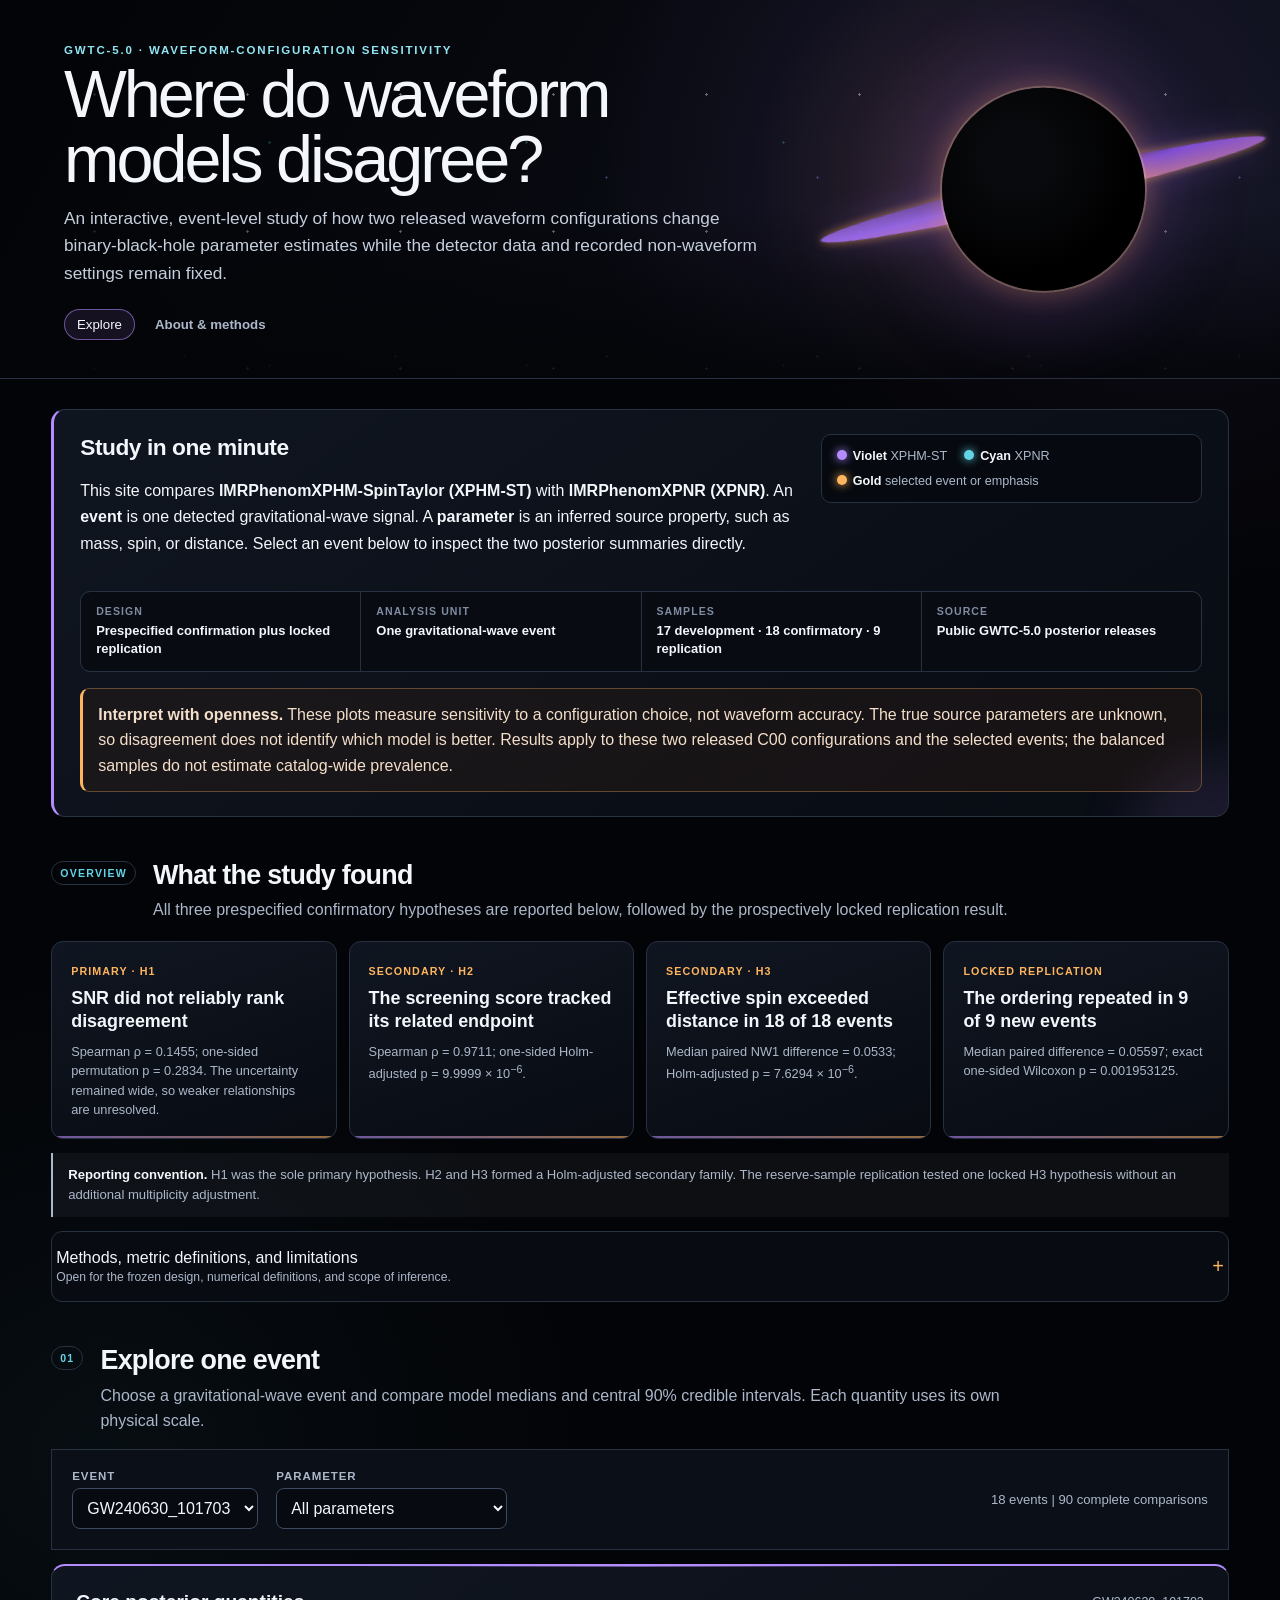
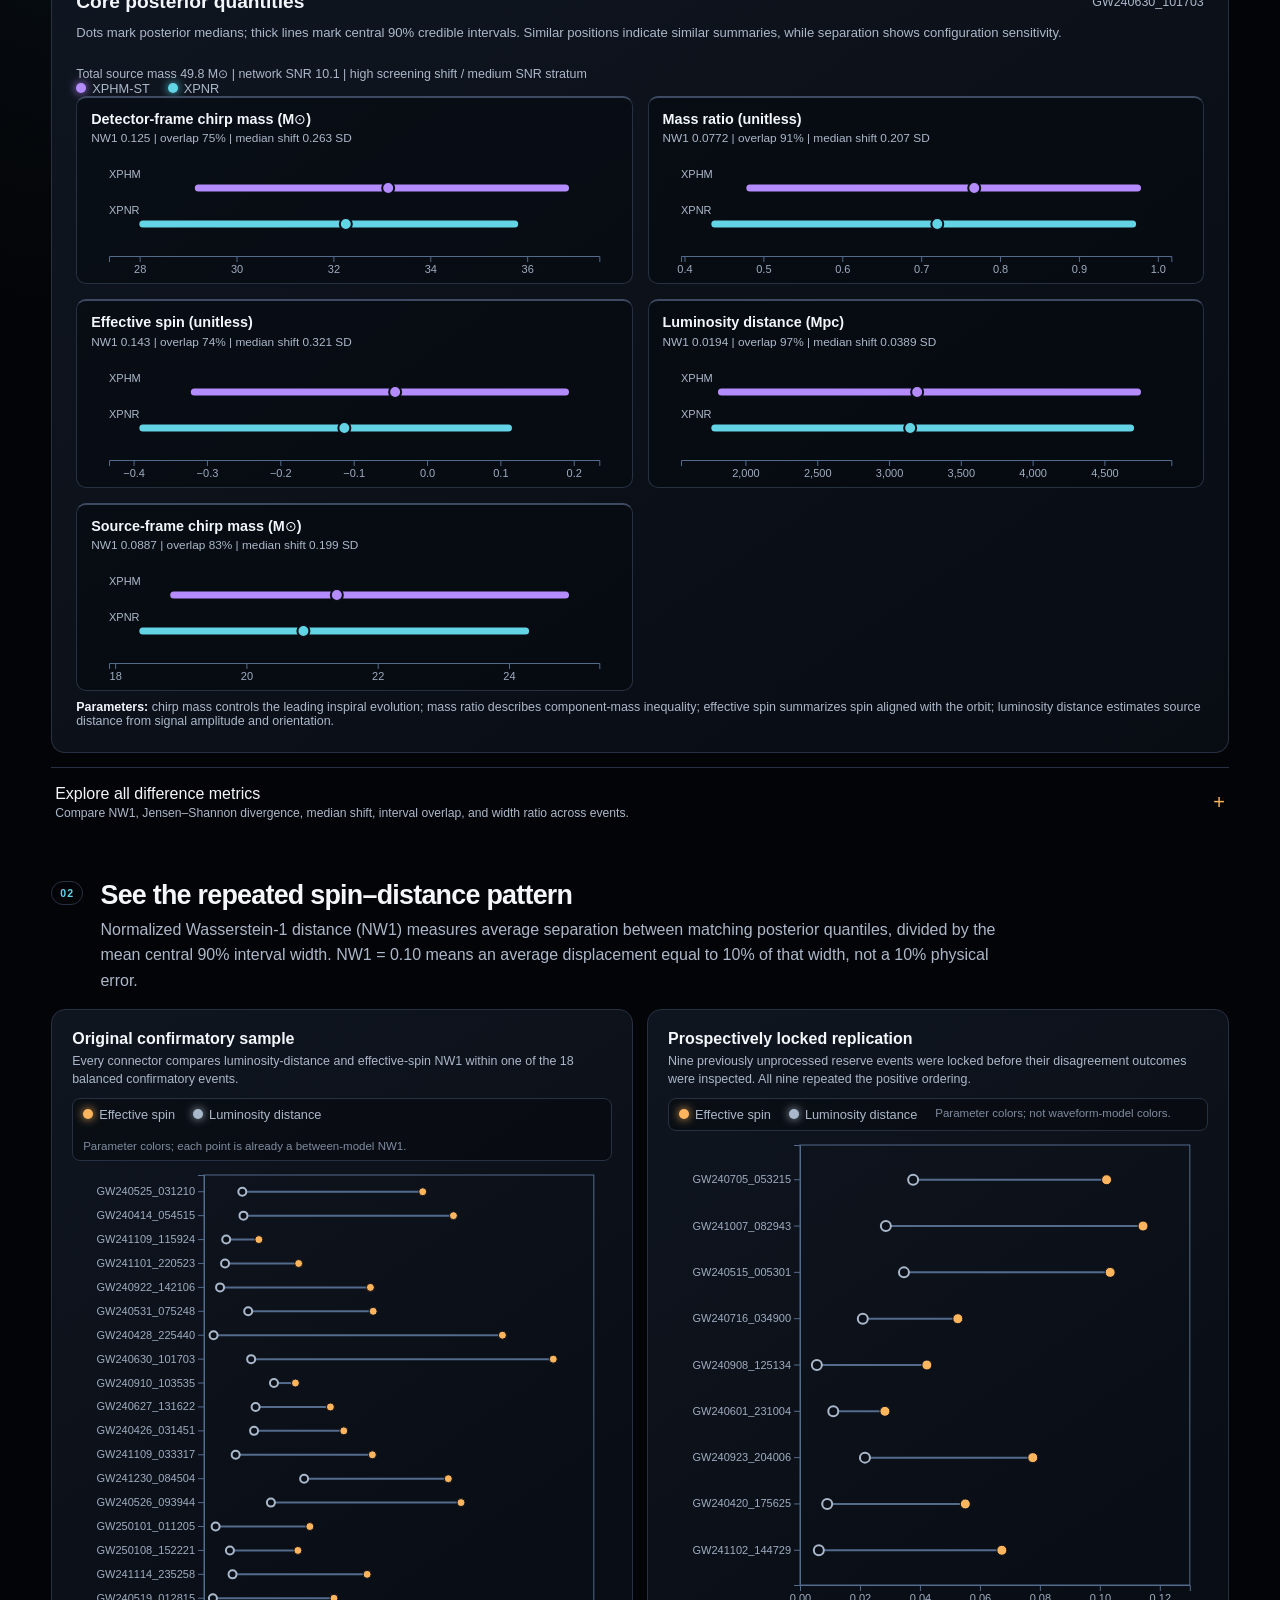
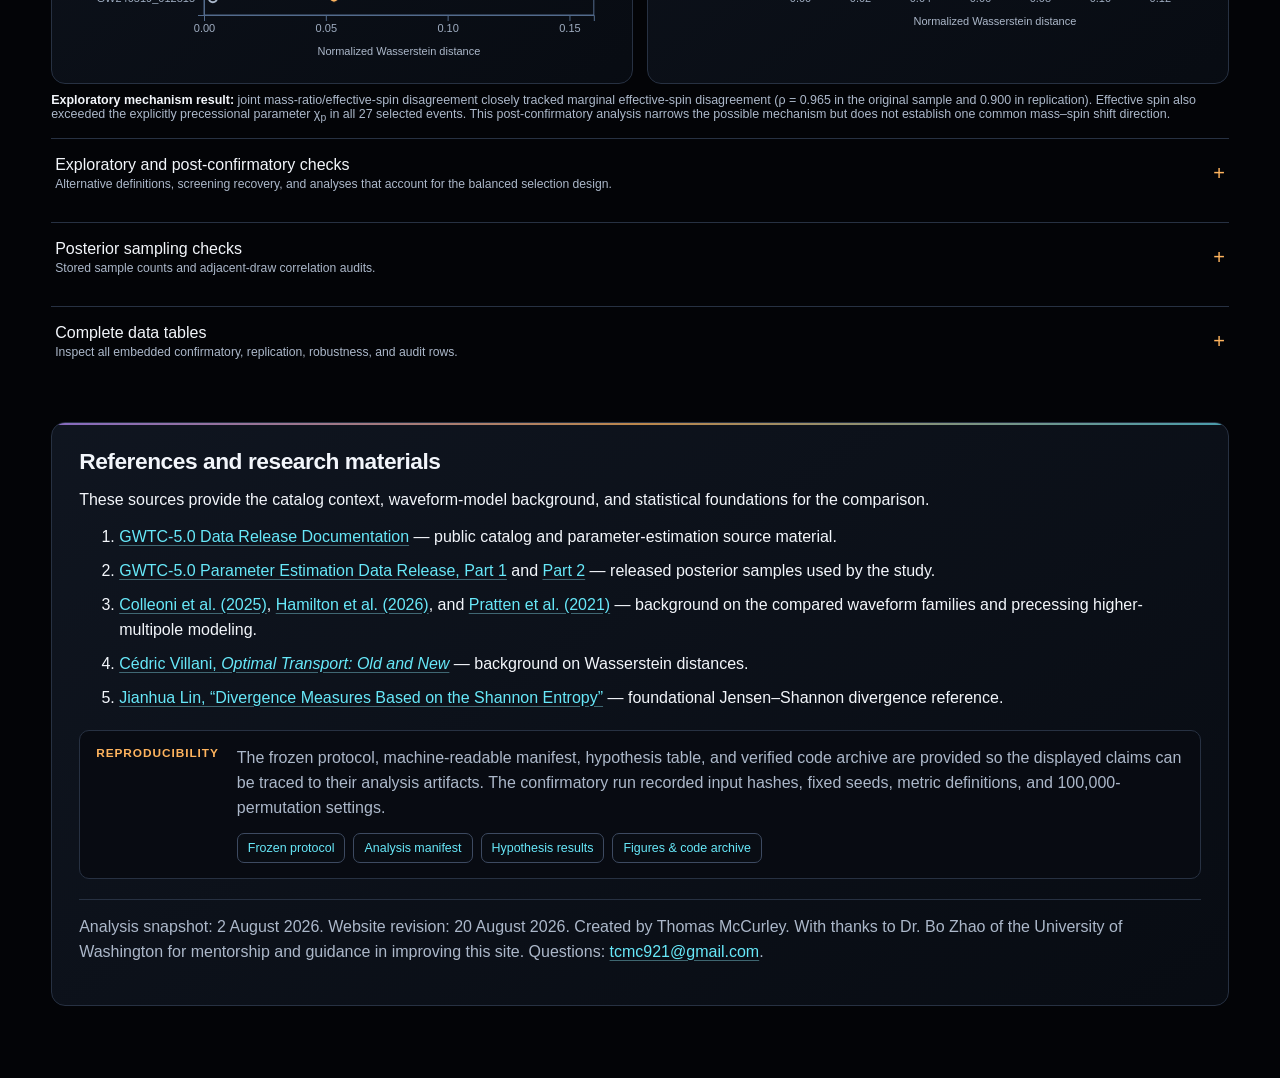
<file: index.html>
<!doctype html>
<html lang="en">
<head>
  <meta charset="utf-8">
  <meta name="viewport" content="width=device-width, initial-scale=1">
  <meta http-equiv="refresh" content="0; url=website/">
  <title>GWTC-5.0 Waveform Sensitivity</title>
  <link rel="canonical" href="website/">
  <link rel="icon" href="website/favicon.svg" type="image/svg+xml">
  <meta name="theme-color" content="#030407">
  <script>
    const target = new URL('website/', window.location.href);
    target.search = window.location.search;
    target.hash = window.location.hash;
    window.location.replace(target.href);
  </script>
</head>
<body>
  <p>The visualization has moved to <a href="website/">the organized website directory</a>.</p>
</body>
</html>
</file>
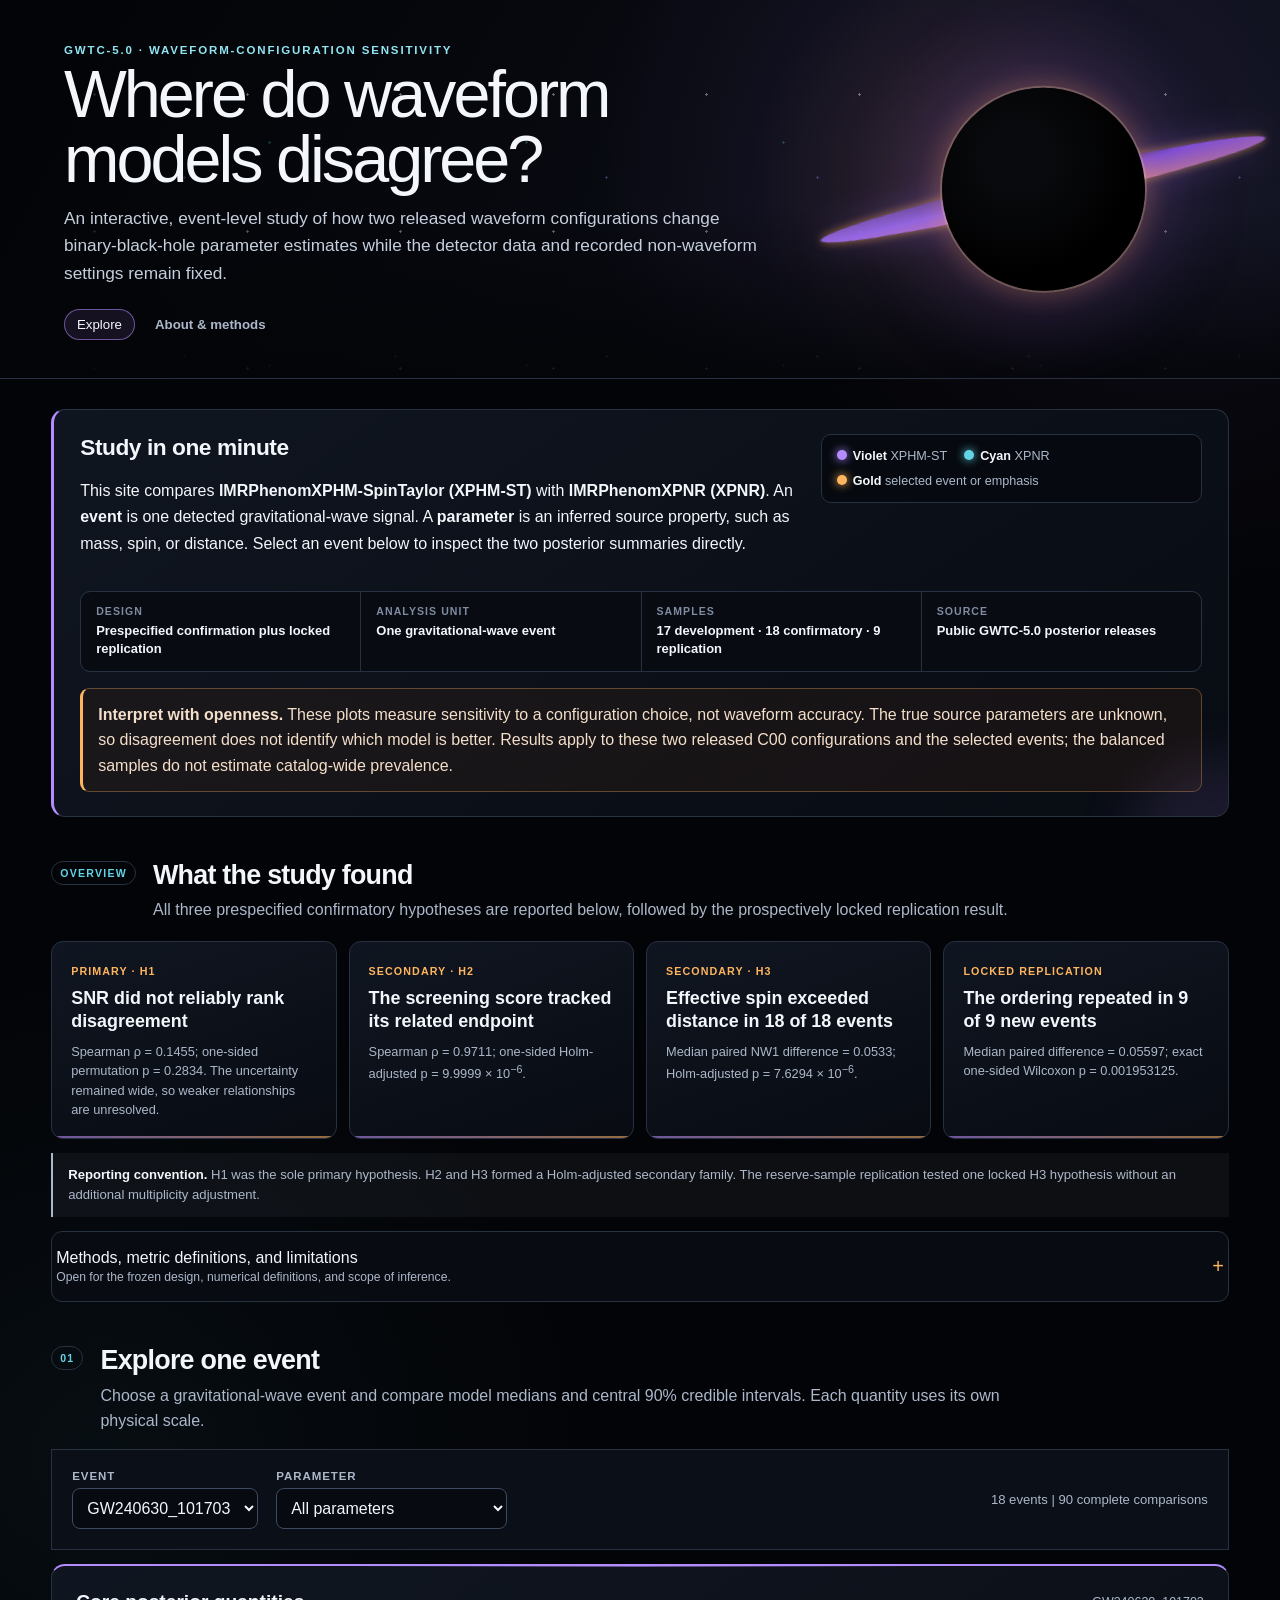
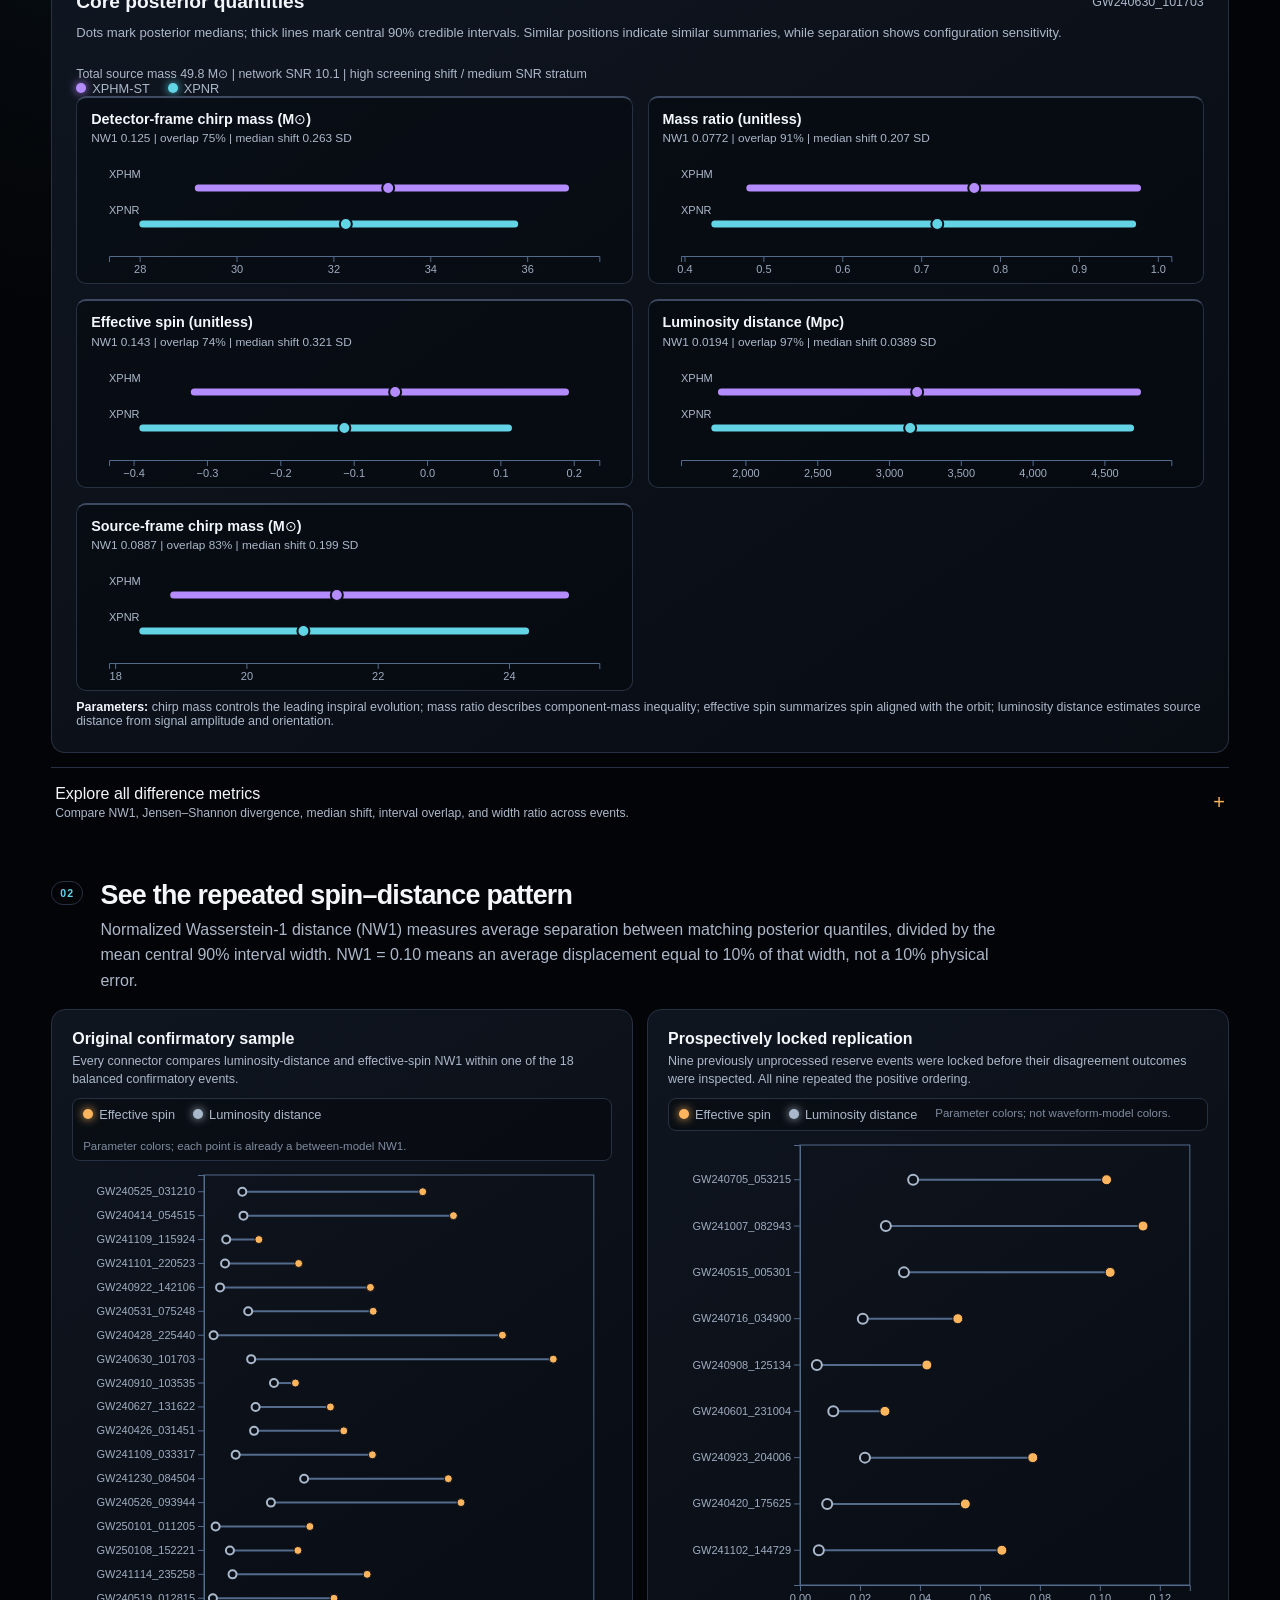
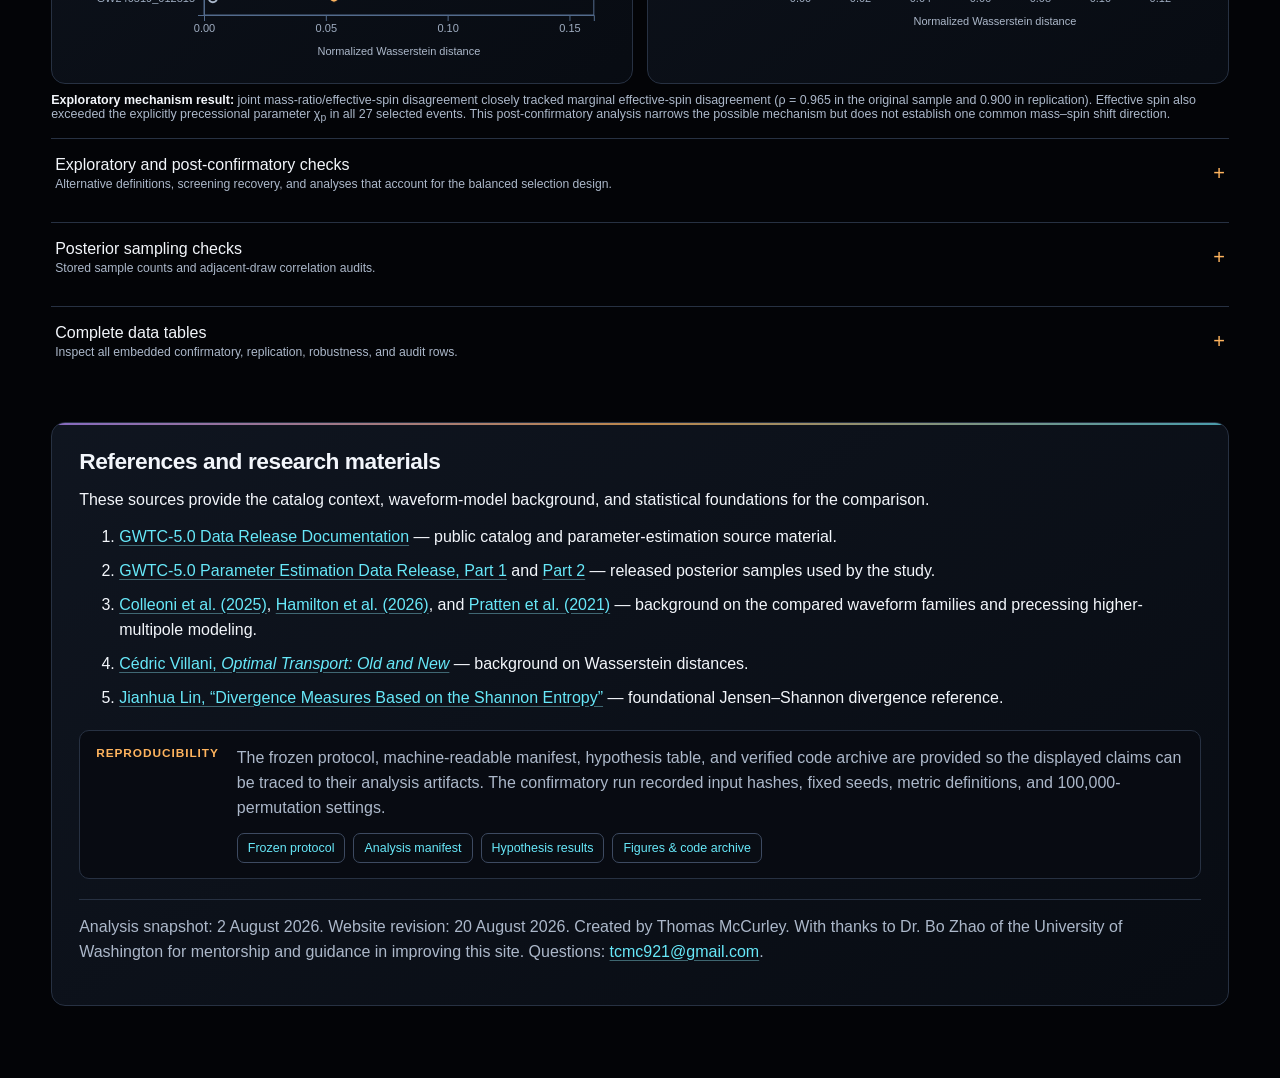
<file: waveform-comparison/index.html>
<!doctype html>
<html lang="en">
<head>
  <meta charset="utf-8">
  <meta name="viewport" content="width=device-width, initial-scale=1">
  <meta http-equiv="refresh" content="0; url=../website/">
  <title>GWTC-5.0 Waveform Sensitivity</title>
  <link rel="icon" href="../website/favicon.svg" type="image/svg+xml">
  <meta name="theme-color" content="#030407">
  <script>
    const target = new URL('../website/', window.location.href);
    target.search = window.location.search;
    target.hash = window.location.hash;
    window.location.replace(target.href);
  </script>
</head>
<body>
  <p>This legacy URL now points to <a href="../website/">the main visualization</a>.</p>
</body>
</html>
</file>
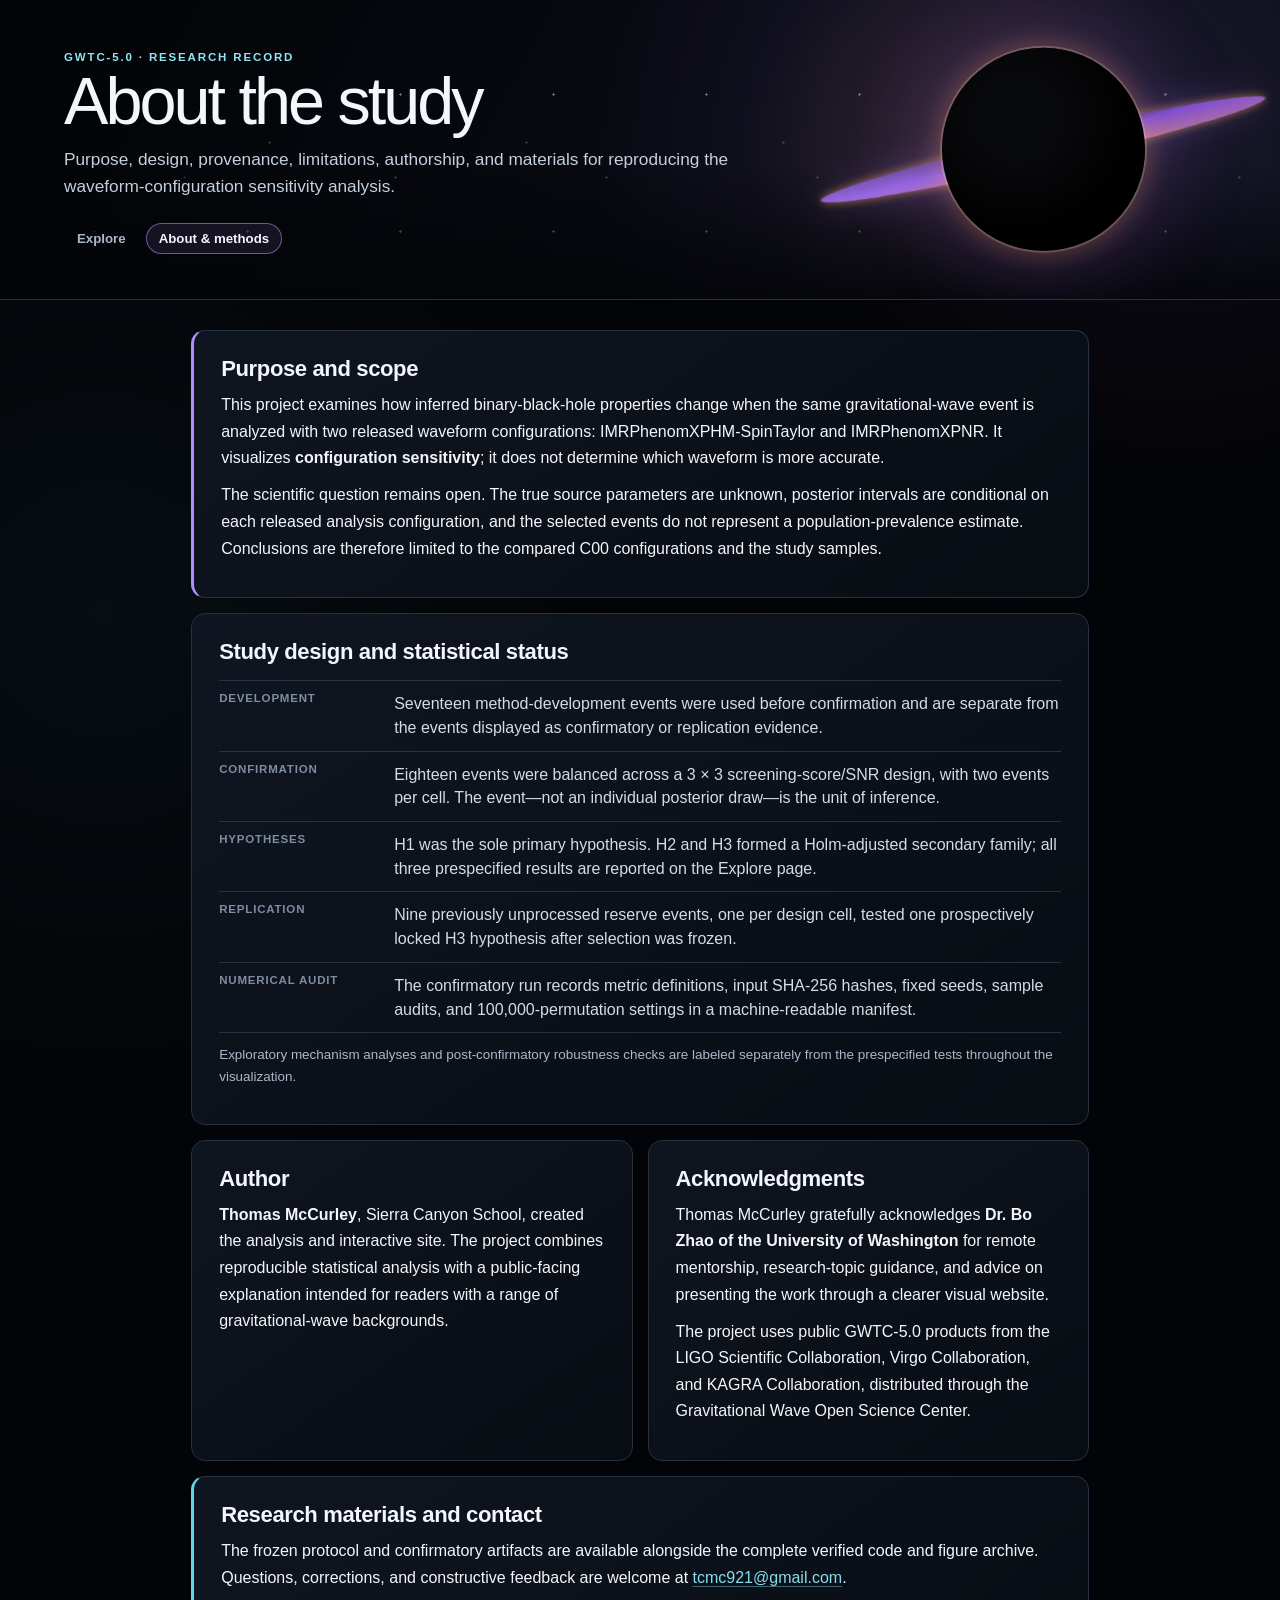
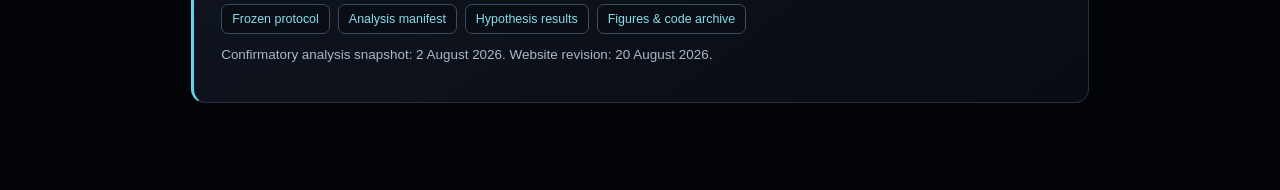
<file: about.html>
<!doctype html>
<html lang="en">
<head>
  <meta charset="utf-8">
  <meta name="viewport" content="width=device-width, initial-scale=1">
  <meta http-equiv="refresh" content="0; url=website/about.html">
  <title>About — GWTC-5.0 Waveform Sensitivity</title>
  <link rel="canonical" href="website/about.html">
  <link rel="icon" href="website/favicon.svg" type="image/svg+xml">
  <meta name="theme-color" content="#030407">
  <script>
    const target = new URL('website/about.html', window.location.href);
    target.search = window.location.search;
    target.hash = window.location.hash;
    window.location.replace(target.href);
  </script>
</head>
<body>
  <p>The about page has moved to <a href="website/about.html">the organized website directory</a>.</p>
</body>
</html>
</file>
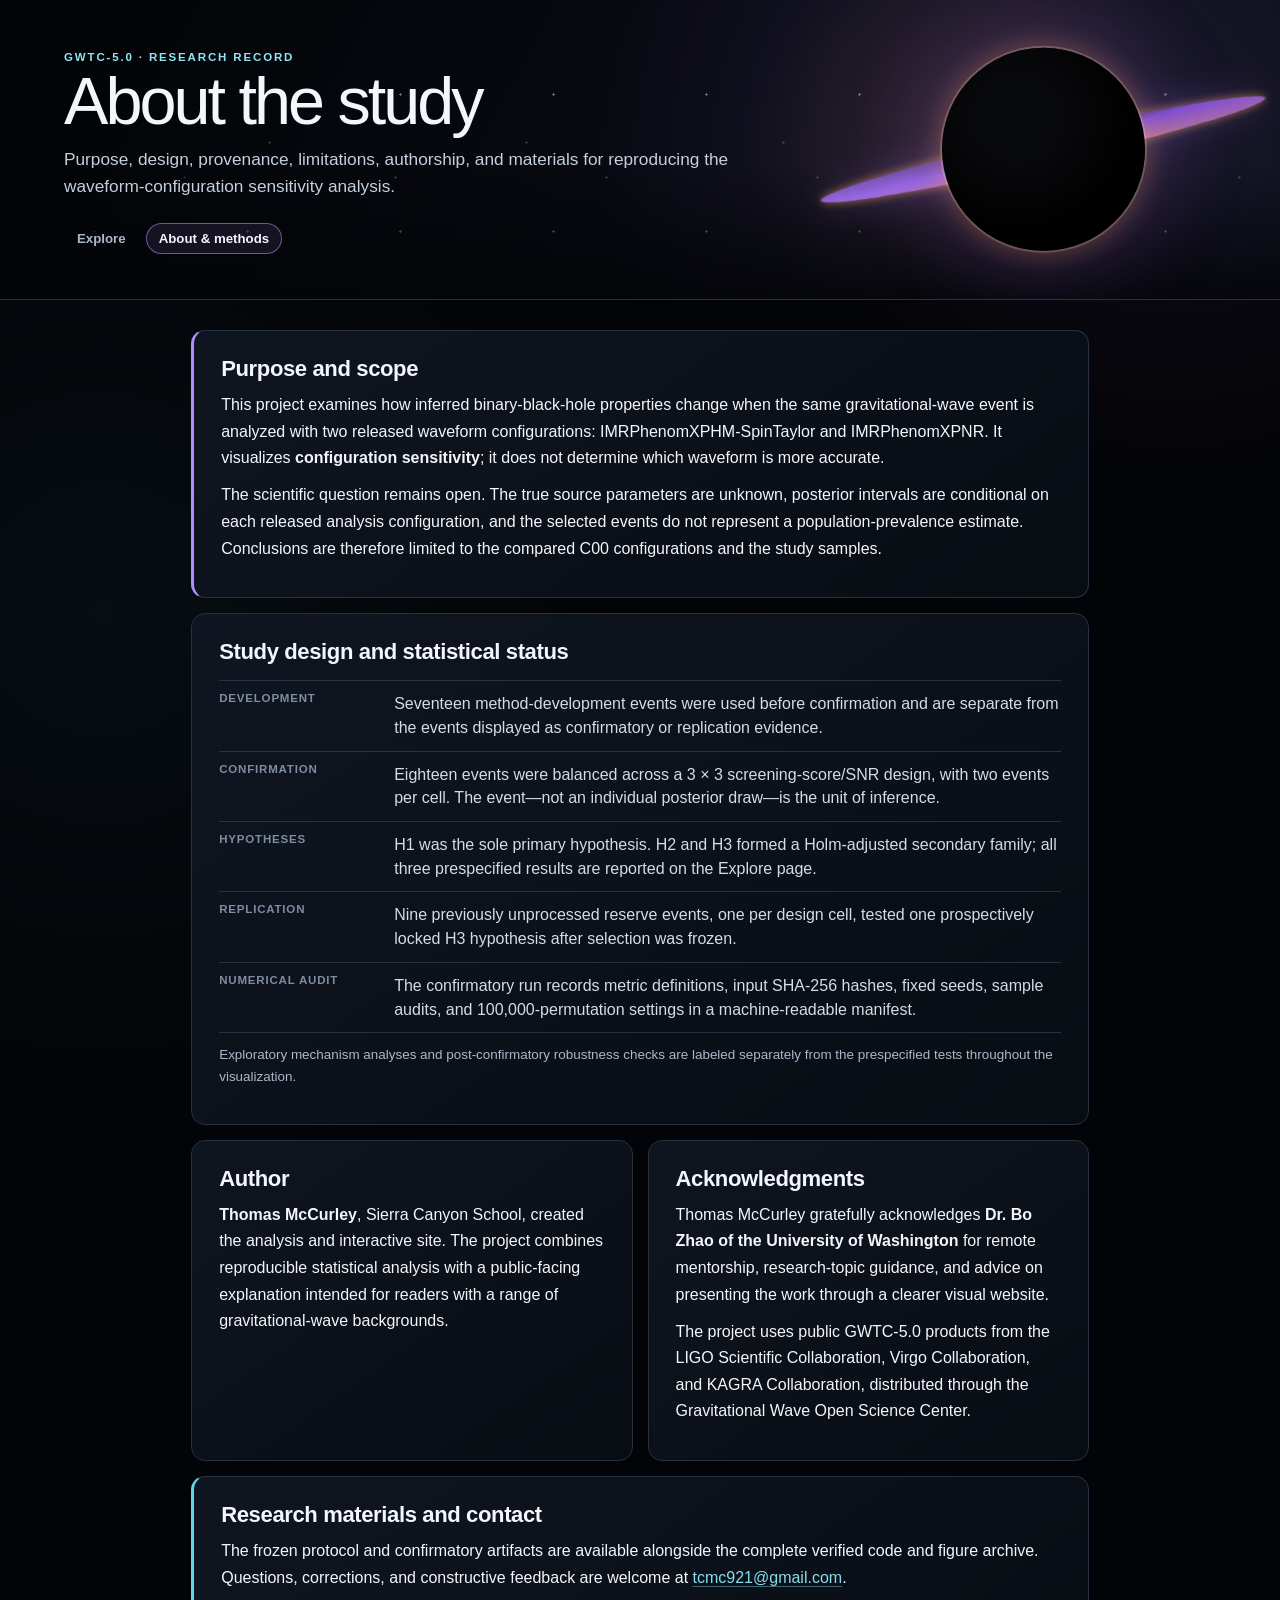
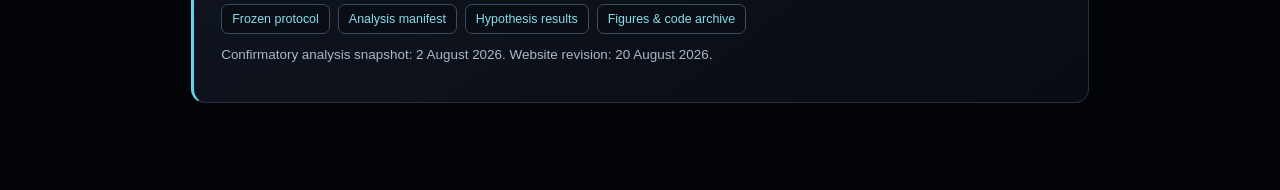
<file: website/about.html>
<!doctype html>
<html lang="en">
<head>
  <meta charset="utf-8">
  <meta name="viewport" content="width=device-width, initial-scale=1">
  <meta name="description" content="About Thomas McCurley's GWTC-5.0 waveform-configuration sensitivity study, its methods, scope, acknowledgments, and reproducibility materials.">
  <meta name="theme-color" content="#030407">
  <title>About and methods - GWTC-5.0 waveform sensitivity</title>
  <link rel="stylesheet" href="styles.css">
  <link rel="icon" href="favicon.svg" type="image/svg+xml">
  <script src="site-shell.js" defer></script>
</head>
<body>
  <a class="skip-link" href="#mainContent">Skip to the project information</a>
  <header class="site-header about-header">
    <div class="header-inner">
      <div class="eyebrow">GWTC-5.0 · research record</div>
      <h1>About the study</h1>
      <p>Purpose, design, provenance, limitations, authorship, and materials for reproducing the waveform-configuration sensitivity analysis.</p>
      <nav class="site-nav" aria-label="Site navigation"><a href="index.html">Explore</a><a href="about.html" aria-current="page">About &amp; methods</a></nav>
    </div>
    <div class="horizon-visual" aria-hidden="true"><span class="accretion-disk"></span><span class="horizon-core"></span></div>
  </header>

  <main id="mainContent" class="about-main" tabindex="-1">
    <section class="about-card about-lead" aria-labelledby="purposeTitle">
      <h2 id="purposeTitle">Purpose and scope</h2>
      <p>This project examines how inferred binary-black-hole properties change when the same gravitational-wave event is analyzed with two released waveform configurations: IMRPhenomXPHM-SpinTaylor and IMRPhenomXPNR. It visualizes <strong>configuration sensitivity</strong>; it does not determine which waveform is more accurate.</p>
      <p>The scientific question remains open. The true source parameters are unknown, posterior intervals are conditional on each released analysis configuration, and the selected events do not represent a population-prevalence estimate. Conclusions are therefore limited to the compared C00 configurations and the study samples.</p>
    </section>

    <section class="about-card" aria-labelledby="designTitle">
      <h2 id="designTitle">Study design and statistical status</h2>
      <dl class="method-list">
        <dt>Development</dt><dd>Seventeen method-development events were used before confirmation and are separate from the events displayed as confirmatory or replication evidence.</dd>
        <dt>Confirmation</dt><dd>Eighteen events were balanced across a 3 × 3 screening-score/SNR design, with two events per cell. The event—not an individual posterior draw—is the unit of inference.</dd>
        <dt>Hypotheses</dt><dd>H1 was the sole primary hypothesis. H2 and H3 formed a Holm-adjusted secondary family; all three prespecified results are reported on the Explore page.</dd>
        <dt>Replication</dt><dd>Nine previously unprocessed reserve events, one per design cell, tested one prospectively locked H3 hypothesis after selection was frozen.</dd>
        <dt>Numerical audit</dt><dd>The confirmatory run records metric definitions, input SHA-256 hashes, fixed seeds, sample audits, and 100,000-permutation settings in a machine-readable manifest.</dd>
      </dl>
      <p class="meta">Exploratory mechanism analyses and post-confirmatory robustness checks are labeled separately from the prespecified tests throughout the visualization.</p>
    </section>

    <div class="about-grid">
      <section class="about-card" aria-labelledby="authorTitle">
        <h2 id="authorTitle">Author</h2>
        <p><strong>Thomas McCurley</strong>, Sierra Canyon School, created the analysis and interactive site. The project combines reproducible statistical analysis with a public-facing explanation intended for readers with a range of gravitational-wave backgrounds.</p>
      </section>

      <section class="about-card" aria-labelledby="ackTitle">
        <h2 id="ackTitle">Acknowledgments</h2>
        <p>Thomas McCurley gratefully acknowledges <strong>Dr. Bo Zhao of the University of Washington</strong> for remote mentorship, research-topic guidance, and advice on presenting the work through a clearer visual website.</p>
        <p>The project uses public GWTC-5.0 products from the LIGO Scientific Collaboration, Virgo Collaboration, and KAGRA Collaboration, distributed through the Gravitational Wave Open Science Center.</p>
      </section>
    </div>

    <section class="about-card contact-card" aria-labelledby="materialsTitle">
      <h2 id="materialsTitle">Research materials and contact</h2>
      <p>The frozen protocol and confirmatory artifacts are available alongside the complete verified code and figure archive. Questions, corrections, and constructive feedback are welcome at <a href="mailto:tcmc921@gmail.com">tcmc921@gmail.com</a>.</p>
      <div class="resource-row"><a href="../Confirmatory_protocol.md">Frozen protocol</a><a href="../results/confirmatory_analysis/confirmatory_analysis_manifest.json">Analysis manifest</a><a href="../results/confirmatory_analysis/confirmatory_hypothesis_results.csv">Hypothesis results</a><a href="../downloads/GWTC5_all_figures_and_code_only.zip">Figures &amp; code archive</a></div>
      <p class="meta">Confirmatory analysis snapshot: 2 August 2026. Website revision: 20 August 2026.</p>
    </section>
  </main>
</body>
</html>
</file>
<file: website/styles.css>
:root {
  color-scheme: dark;
  --ink: #f3f6fb;
  --muted: #acb8ca;
  --faint: #7f8ca1;
  --paper: #030407;
  --panel: #0b0f17;
  --panel-raised: #101621;
  --panel-soft: #080b12;
  --line: #273142;
  --line-bright: #3d4a61;
  --line-strong: #536b8c;
  --xphm: #b58cff;
  --xpnr: #62d4e6;
  --hot: #ffb45e;
  --accretion: #ff8752;
  --spin: #ffb45e;
  --distance: #aab8cb;
  --series: #8290a6;
  --focus: #eadbff;
  --font-sans: Aptos, "Segoe UI Variable", "Segoe UI", Helvetica, Arial, sans-serif;
  --font-mono: "Cascadia Code", "SFMono-Regular", Consolas, monospace;
  --shadow: 0 18px 55px rgb(0 0 0 / 34%);
  --radius: 14px;
}

* { box-sizing: border-box; }

html {
  scroll-behavior: smooth;
  scrollbar-color: var(--line-bright) var(--paper);
}

body {
  min-height: 100vh;
  margin: 0;
  overflow-x: hidden;
  background:
    radial-gradient(circle at 92% 4%, rgb(121 82 181 / 10%), transparent 26rem),
    radial-gradient(circle at 8% 34%, rgb(58 140 165 / 7%), transparent 30rem),
    var(--paper);
  color: var(--ink);
  font-family: var(--font-sans);
  font-variant-numeric: tabular-nums lining-nums;
  text-rendering: optimizeLegibility;
}

a {
  color: #86deec;
  text-decoration-color: rgb(134 222 236 / 42%);
  text-underline-offset: .19em;
  transition: color .18s ease, text-decoration-color .18s ease;
}

a:hover { color: #c8f6ff; text-decoration-color: currentColor; }

:focus-visible {
  outline: 2px solid var(--focus);
  outline-offset: 4px;
  border-radius: 4px;
}

.skip-link {
  position: fixed;
  left: 18px;
  top: 14px;
  z-index: 1000;
  padding: 10px 14px;
  border: 1px solid var(--line-bright);
  border-radius: 8px;
  background: var(--ink);
  color: var(--paper);
  transform: translateY(-160%);
  transition: transform .18s ease;
}

.skip-link:focus { transform: translateY(0); }

.scroll-progress {
  position: fixed;
  inset: 0 auto auto 0;
  z-index: 999;
  width: 100%;
  height: 2px;
  pointer-events: none;
  transform: scaleX(0);
  transform-origin: left;
  background: linear-gradient(90deg, var(--xphm), var(--hot), var(--xpnr));
  box-shadow: 0 0 12px rgb(255 180 94 / 50%);
}

.site-header {
  position: relative;
  isolation: isolate;
  min-height: 330px;
  overflow: hidden;
  display: grid;
  align-items: center;
  padding: 44px clamp(20px, 5vw, 72px) 38px;
  border-bottom: 1px solid var(--line);
  background:
    radial-gradient(circle at 76% 48%, rgb(255 153 87 / 11%), transparent 14rem),
    radial-gradient(circle at 80% 45%, rgb(146 101 214 / 15%), transparent 27rem),
    linear-gradient(118deg, #030407 8%, #090b13 58%, #0c1019 100%);
}

.site-header::before {
  content: "";
  position: absolute;
  inset: 0;
  z-index: -2;
  opacity: .54;
  background-image:
    radial-gradient(circle, rgb(255 255 255 / 70%) 0 1px, transparent 1.3px),
    radial-gradient(circle, rgb(181 140 255 / 55%) 0 1px, transparent 1.2px),
    radial-gradient(circle, rgb(98 212 230 / 45%) 0 1px, transparent 1.1px);
  background-position: 18px 26px, 79px 88px, 141px 31px;
  background-size: 153px 137px, 211px 179px, 257px 223px;
  mask-image: linear-gradient(90deg, transparent, #000 22%, #000);
}

.site-header::after {
  content: "";
  position: absolute;
  inset: auto 0 0;
  z-index: -1;
  height: 45%;
  background: linear-gradient(transparent, rgb(3 4 7 / 84%));
}

.header-inner {
  position: relative;
  z-index: 2;
  width: min(1180px, 100%);
  margin: 0 auto;
  padding-right: min(37vw, 440px);
}

.eyebrow {
  color: #91e5f2;
  font-size: .72rem;
  font-weight: 700;
  letter-spacing: .16em;
  text-transform: uppercase;
}

.site-header h1 {
  max-width: 820px;
  margin: .35rem 0 .7rem;
  font: 540 clamp(2.35rem, 5.2vw, 4.4rem) / .99 var(--font-sans);
  letter-spacing: -.045em;
  text-wrap: balance;
}

.site-header p {
  max-width: 780px;
  margin: 0;
  color: #c5cfdd;
  font-size: clamp(.96rem, 1.5vw, 1.08rem);
  line-height: 1.6;
}

.site-nav {
  display: flex;
  flex-wrap: wrap;
  gap: 7px;
  margin-top: 22px;
}

.site-nav a {
  padding: 7px 12px;
  border: 1px solid transparent;
  border-radius: 999px;
  color: var(--muted);
  font-size: .83rem;
  font-weight: 600;
  text-decoration: none;
}

.site-nav a:hover { border-color: var(--line-bright); color: var(--ink); }
.site-nav a[aria-current="page"] { border-color: rgb(181 140 255 / 55%); background: rgb(181 140 255 / 10%); color: var(--ink); }

.horizon-visual {
  position: absolute;
  z-index: 1;
  top: 50%;
  right: clamp(-90px, 2vw, 40px);
  width: clamp(285px, 33vw, 470px);
  aspect-ratio: 1;
  transform: translateY(-50%);
  pointer-events: none;
  animation: horizon-float 9s ease-in-out infinite;
}

.accretion-disk {
  position: absolute;
  inset: 39% -4%;
  border-radius: 50%;
  background: conic-gradient(from 25deg, transparent 0 7%, #7e51c8 15%, #d69073 29%, #fff1c5 39%, #ff9559 48%, #9469d7 67%, transparent 83%);
  box-shadow: 0 0 18px rgb(255 180 94 / 55%), 0 0 62px rgb(148 105 215 / 34%);
  filter: blur(1px) saturate(1.12);
  transform: rotate(-13deg) scaleY(.31);
  animation: accretion-breathe 7s ease-in-out infinite;
}

.horizon-core {
  position: absolute;
  inset: 26%;
  border-radius: 50%;
  background: radial-gradient(circle at 37% 34%, #090a0d 0 18%, #000 64%);
  box-shadow:
    0 0 0 2px rgb(255 226 181 / 21%),
    0 0 24px 5px rgb(255 157 89 / 24%),
    0 0 85px 18px rgb(133 84 194 / 25%);
}

main { max-width: 1360px; margin: auto; padding: 30px clamp(16px, 4vw, 60px) 72px; }

.welcome,
.panel,
.archive-panel,
.references,
.about-card {
  border: 1px solid var(--line);
  border-radius: var(--radius);
  background: linear-gradient(145deg, rgb(16 22 33 / 96%), rgb(8 12 19 / 98%));
  box-shadow: none;
}

.welcome {
  position: relative;
  overflow: hidden;
  padding: 24px 26px;
  border-left: 3px solid var(--xphm);
}

.welcome::after {
  content: "";
  position: absolute;
  width: 220px;
  height: 220px;
  right: -110px;
  bottom: -160px;
  border-radius: 50%;
  background: rgb(181 140 255 / 10%);
  filter: blur(24px);
  pointer-events: none;
}

.welcome h2,
.references h2 { margin: 0 0 8px; font-size: 1.42rem; font-weight: 580; letter-spacing: -.02em; }
.welcome p { max-width: 980px; line-height: 1.65; }
.welcome-top { display: grid; grid-template-columns: minmax(0, 1.5fr) minmax(280px, .8fr); gap: 26px; align-items: start; }

.model-key {
  display: flex;
  flex-wrap: wrap;
  gap: 11px 17px;
  align-items: center;
  padding: 14px 15px;
  border: 1px solid var(--line);
  border-radius: 10px;
  background: rgb(3 5 9 / 54%);
  color: var(--muted);
  font-size: .79rem;
}

.model-key strong { color: var(--ink); font-weight: 600; }
.swatch { width: 10px; height: 10px; box-shadow: 0 0 10px currentColor; }
.xphm { background: var(--xphm); color: var(--xphm); }
.xpnr { background: var(--xpnr); color: var(--xpnr); }
.selected-event, .spin-key { background: var(--hot); color: var(--hot); }
.other-events { background: var(--series); color: var(--series); }
.distance-key { background: var(--distance); color: var(--distance); }

.study-register {
  display: grid;
  grid-template-columns: repeat(4, minmax(0, 1fr));
  gap: 1px;
  overflow: hidden;
  margin-top: 18px;
  border: 1px solid var(--line);
  border-radius: 10px;
  background: var(--line);
}

.study-register > div { padding: 13px 15px; background: var(--panel-soft); }
.study-register span { display: block; margin-bottom: 5px; color: var(--faint); font-size: .66rem; font-weight: 700; letter-spacing: .1em; text-transform: uppercase; }
.study-register strong { display: block; color: var(--ink); font-size: .81rem; font-weight: 580; line-height: 1.4; }

.caution {
  margin: 16px 0 0;
  padding: 13px 15px;
  border: 1px solid rgb(255 180 94 / 32%);
  border-left: 3px solid var(--hot);
  border-radius: 9px;
  background: rgb(74 44 23 / 22%);
  color: #f4dfca;
  line-height: 1.58;
}

.section-block { margin-top: 42px; }
.section-heading { display: flex; gap: 17px; align-items: start; margin: 0 0 16px; }
.section-number { flex: 0 0 auto; margin-top: 2px; padding: 5px 8px; border: 1px solid var(--line); border-radius: 999px; color: var(--xpnr); font-size: .66rem; font-weight: 750; letter-spacing: .12em; }
.section-copy h2 { margin: 0; font-size: 1.68rem; font-weight: 580; letter-spacing: -.028em; }
.section-copy p { max-width: 920px; margin: 6px 0 0; color: var(--muted); line-height: 1.58; }

.takeaway-grid {
  display: grid;
  grid-template-columns: repeat(4, minmax(0, 1fr));
  gap: 12px;
  margin: 19px 0 9px;
  background: transparent;
  border: 0;
}

.takeaway {
  position: relative;
  min-height: 178px;
  overflow: hidden;
  padding: 19px 19px 18px;
  border: 1px solid var(--line);
  border-radius: 12px;
  background: linear-gradient(160deg, var(--panel-raised), var(--panel-soft));
  transition: transform .22s ease, border-color .22s ease, background .22s ease;
}

.takeaway::after { content: ""; position: absolute; inset: auto 0 0; height: 2px; background: linear-gradient(90deg, var(--xphm), var(--hot)); opacity: .58; }
.takeaway:hover { border-color: var(--line-bright); background: linear-gradient(160deg, #141b29, #090d15); }
.takeaway-label { color: var(--hot); font-size: .67rem; font-weight: 750; letter-spacing: .1em; text-transform: uppercase; }
.takeaway strong { display: block; margin: 8px 0 9px; font-size: 1.12rem; font-weight: 590; line-height: 1.27; }
.takeaway p { margin: 0; color: var(--muted); font-size: .8rem; line-height: 1.52; }

.method-line {
  margin-top: 14px;
  padding: 12px 15px;
  border-left: 2px solid var(--distance);
  background: rgb(130 144 166 / 8%);
  color: var(--muted);
  font-size: .82rem;
  line-height: 1.55;
}

.method-line strong { color: var(--ink); }

.method-disclosure {
  margin-top: 14px;
  border: 1px solid var(--line);
  border-radius: 11px;
  background: var(--panel-soft);
}

.method-disclosure > summary { padding: 14px 16px; }
.method-grid { display: grid; grid-template-columns: repeat(2, minmax(0, 1fr)); gap: 12px; padding: 0 16px 16px; }
.method-grid article { padding: 14px; border: 1px solid var(--line); border-radius: 9px; background: rgb(16 22 33 / 74%); }
.method-grid h3 { margin: 0 0 6px; color: var(--ink); font-size: .84rem; }
.method-grid p { margin: 0; color: var(--muted); font-size: .78rem; line-height: 1.5; }

.toolbar,
.panel,
.archive-panel { padding: 20px; }
.toolbar { margin-bottom: 14px; }
.primary-panel { position: relative; padding: 24px; border-top: 2px solid var(--xphm); }
.primary-panel::before { content: ""; position: absolute; inset: 0 25% auto; height: 1px; background: linear-gradient(90deg, transparent, rgb(181 140 255 / 55%), transparent); }

select,
input[type="file"] {
  min-height: 41px;
  border-color: var(--line-bright);
  border-radius: 8px;
  background: #070a10;
  color: var(--ink);
}

select:hover { border-color: #637088; }
.status { color: var(--muted); }
.panel-head { align-items: center; }
.panel-head h2 { font-weight: 580; }
.panel-head span, .caption, .metric-note, .reading-note { color: var(--muted); }
.chart-description { color: var(--muted); line-height: 1.58; }
.descriptive-flag { display: inline-flex; margin-top: 7px; padding: 4px 8px; border: 1px solid rgb(255 180 94 / 35%); border-radius: 999px; color: #f1c996; font-size: .68rem; font-weight: 700; letter-spacing: .06em; text-transform: uppercase; }

.quantity-grid { gap: 15px; }
.quantity {
  padding: 13px 14px 7px;
  border: 1px solid var(--line);
  border-top: 2px solid var(--line-bright);
  border-radius: 10px;
  background: rgb(4 7 12 / 45%);
  transition: border-color .2s ease, transform .2s ease;
}
.quantity:hover { border-color: #48566d; }
.quantity h3 { font-weight: 590; }

.axis text { fill: #9fadc1; font-family: var(--font-sans); }
.axis path, .axis line { stroke: var(--line-strong); }
.gridline line { stroke: #2b3548; stroke-opacity: .66; }
[data-chart-frame] { stroke: var(--line-strong); }

#eventChart rect,
#heatmap rect.metric-cell,
.quantity svg > line { animation: mark-in .22s cubic-bezier(.2,.7,.2,1) both; }
#eventChart rect { transition: filter .16s ease, opacity .16s ease; }
#eventChart rect:hover { filter: brightness(1.2); }
.data-chart circle { transform-box: fill-box; transform-origin: center; animation: point-settle .38s cubic-bezier(.2,.7,.2,1) both; }
.data-chart line.pair { stroke-dasharray: 700; stroke-dashoffset: 700; animation: line-draw .7s cubic-bezier(.2,.7,.2,1) forwards; }
.metric-cell { stroke: rgb(255 255 255 / 8%); stroke-width: 1px; }

.legend.parameter-key {
  margin: 7px 0 2px;
  padding: 8px 10px;
  border: 1px solid var(--line);
  border-radius: 8px;
  background: rgb(3 5 9 / 42%);
}
.legend-note { color: var(--faint); font-size: .72rem; }

details.disclosure { border-color: var(--line); }
details.disclosure > summary { border-radius: 8px; transition: background .18s ease, color .18s ease; }
details.disclosure > summary:hover { background: rgb(181 140 255 / 6%); }
details.disclosure > summary::after { color: var(--hot); }
details[open] > .details-body { animation: details-open .28s ease-out both; }

.archive-panel { transition: border-color .22s ease; }
.archive-panel:hover { border-color: var(--line-bright); }
.archive-panel h3 { font-weight: 590; }
.archive-panel .sub { color: var(--muted); }

.table-wrap { border-color: var(--line); border-radius: 0 0 9px 9px; }
th { background: #111722; color: #dfe7f3; }
th, td { border-color: #242e3e; }
tbody tr { transition: background .12s ease; }
tbody tr:hover { background: #141b28; }

.tooltip {
  border-color: var(--line-bright);
  border-radius: 9px;
  background: rgb(3 5 9 / 96%);
  box-shadow: var(--shadow);
  backdrop-filter: blur(12px);
}

.references {
  position: relative;
  margin-top: 46px;
  padding: 25px 27px;
  overflow: hidden;
}
.references::before { content: ""; position: absolute; inset: 0 0 auto; height: 2px; background: linear-gradient(90deg, var(--xphm), var(--hot), var(--xpnr)); opacity: .72; }
.references li { margin: 9px 0; line-height: 1.56; }
.references .credit { color: var(--muted); }

.reproducibility {
  display: grid;
  grid-template-columns: auto 1fr;
  gap: 10px 18px;
  margin: 20px 0;
  padding: 15px 16px;
  border: 1px solid var(--line);
  border-radius: 10px;
  background: var(--panel-soft);
}
.reproducibility strong { color: var(--hot); font-size: .74rem; letter-spacing: .08em; text-transform: uppercase; }
.reproducibility p { margin: 0; color: var(--muted); line-height: 1.55; }
.resource-row { display: flex; flex-wrap: wrap; gap: 8px; margin-top: 12px; }
.resource-row a { padding: 7px 10px; border: 1px solid var(--line-bright); border-radius: 7px; background: #090d14; font-size: .78rem; text-decoration: none; }

.about-header { min-height: 300px; }
.about-main { max-width: 1000px; }
.about-lead { border-left: 3px solid var(--xphm); }
.about-card { padding: 25px 27px; margin-bottom: 15px; }
.about-card h2 { margin: 0 0 10px; font-size: 1.38rem; font-weight: 590; letter-spacing: -.018em; }
.about-card p { margin: .65rem 0; line-height: 1.66; }
.about-card .meta { color: var(--muted); font-size: .84rem; }
.about-grid { display: grid; grid-template-columns: repeat(2, minmax(0, 1fr)); gap: 15px; }
.about-grid .about-card { margin: 0 0 15px; }
.contact-card { border-left: 3px solid var(--xpnr); }
.method-list { display: grid; grid-template-columns: 175px 1fr; gap: 0; margin: 15px 0 4px; border-top: 1px solid var(--line); }
.method-list dt, .method-list dd { margin: 0; padding: 11px 0; border-bottom: 1px solid var(--line); }
.method-list dt { color: var(--faint); font-size: .72rem; font-weight: 700; letter-spacing: .07em; text-transform: uppercase; }
.method-list dd { color: #d4dce8; line-height: 1.48; }

.has-js .reveal-ready { opacity: 0; transform: translateY(16px); }
.has-js .reveal-ready.is-visible { opacity: 1; transform: translateY(0); transition: opacity .55s ease var(--reveal-delay, 0ms), transform .55s cubic-bezier(.2,.7,.2,1) var(--reveal-delay, 0ms); }

@keyframes horizon-float { 0%, 100% { transform: translateY(-50%) translateY(0); } 50% { transform: translateY(-50%) translateY(-7px); } }
@keyframes accretion-breathe { 0%, 100% { transform: rotate(-13deg) scaleY(.31) scaleX(1); opacity: .88; } 50% { transform: rotate(-11deg) scaleY(.34) scaleX(1.025); opacity: 1; } }
@keyframes point-settle { from { opacity: 0; transform: scale(.35); } to { opacity: 1; transform: scale(1); } }
@keyframes line-draw { to { stroke-dashoffset: 0; } }
@keyframes details-open { from { opacity: 0; transform: translateY(-5px); } to { opacity: 1; transform: translateY(0); } }
@keyframes mark-in { from { opacity: .18; } to { opacity: 1; } }

@media (max-width: 1080px) {
  .takeaway-grid { grid-template-columns: repeat(2, minmax(0, 1fr)); }
  .study-register { grid-template-columns: repeat(2, minmax(0, 1fr)); }
  .figure-grid { grid-template-columns: 1fr; }
}

@media (max-width: 820px) {
  .site-header { min-height: 310px; }
  .header-inner { padding-right: 0; }
  .horizon-visual { right: -145px; opacity: .3; }
  .site-header::before { mask-image: linear-gradient(90deg, transparent, #000 8%, #000); }
  .welcome-top, .method-grid, .about-grid { grid-template-columns: 1fr; }
  .model-key { max-width: 560px; }
}

@media (max-width: 600px) {
  .site-header { min-height: 330px; padding-top: 34px; }
  .site-header h1 { font-size: clamp(2.25rem, 12vw, 3.2rem); }
  main { padding-top: 22px; padding-bottom: 54px; }
  .welcome, .panel, .archive-panel, .references, .about-card { padding: 19px; border-radius: 11px; }
  .takeaway-grid, .study-register { grid-template-columns: 1fr; }
  .takeaway { min-height: 0; }
  .method-list { grid-template-columns: 1fr; }
  .method-list dt { padding-bottom: 3px; border-bottom: 0; }
  .method-list dd { padding-top: 2px; }
  .reproducibility { grid-template-columns: 1fr; }
  .panel-head { flex-direction: column; align-items: flex-start; }
  .toolbar { align-items: stretch; }
  .toolbar .field, .toolbar select, .status { width: 100%; }
  .status { margin-left: 0; }
  .section-heading { display: block; }
  .section-number { display: inline-block; margin-bottom: 7px; }
  .chart-scroll { overflow-x: auto; padding-bottom: 5px; }
  .chart-scroll #heatmap { min-width: 640px; }
}

@media (prefers-reduced-motion: reduce) {
  html { scroll-behavior: auto; }
  *, *::before, *::after { scroll-behavior: auto !important; animation-duration: .001ms !important; animation-iteration-count: 1 !important; transition-duration: .001ms !important; }
  .has-js .reveal-ready { opacity: 1; transform: none; }
  .scroll-progress { display: none; }
}

@media print {
  :root { color-scheme: light; --ink: #111827; --muted: #475569; --paper: #fff; --panel: #fff; --panel-raised: #fff; --panel-soft: #f8fafc; --line: #cbd5e1; --line-bright: #94a3b8; }
  body { background: #fff; color: #111827; }
  .site-header { min-height: auto; padding: 24px 0; border-bottom: 2px solid #111827; background: #fff; }
  .site-header::before, .site-header::after, .horizon-visual, .site-nav, .scroll-progress, .toolbar, .tooltip { display: none !important; }
  .header-inner { width: 100%; padding: 0; }
  .site-header p, .section-copy p, .chart-description, .reading-note, .archive-panel .sub, .takeaway p { color: #475569; }
  main { max-width: none; padding: 20px 0; }
  .welcome, .panel, .archive-panel, .references, .about-card, .takeaway { break-inside: avoid; box-shadow: none; background: #fff; }
  details > * { display: block !important; }
  a { color: #1d4ed8; }
}
</file>
